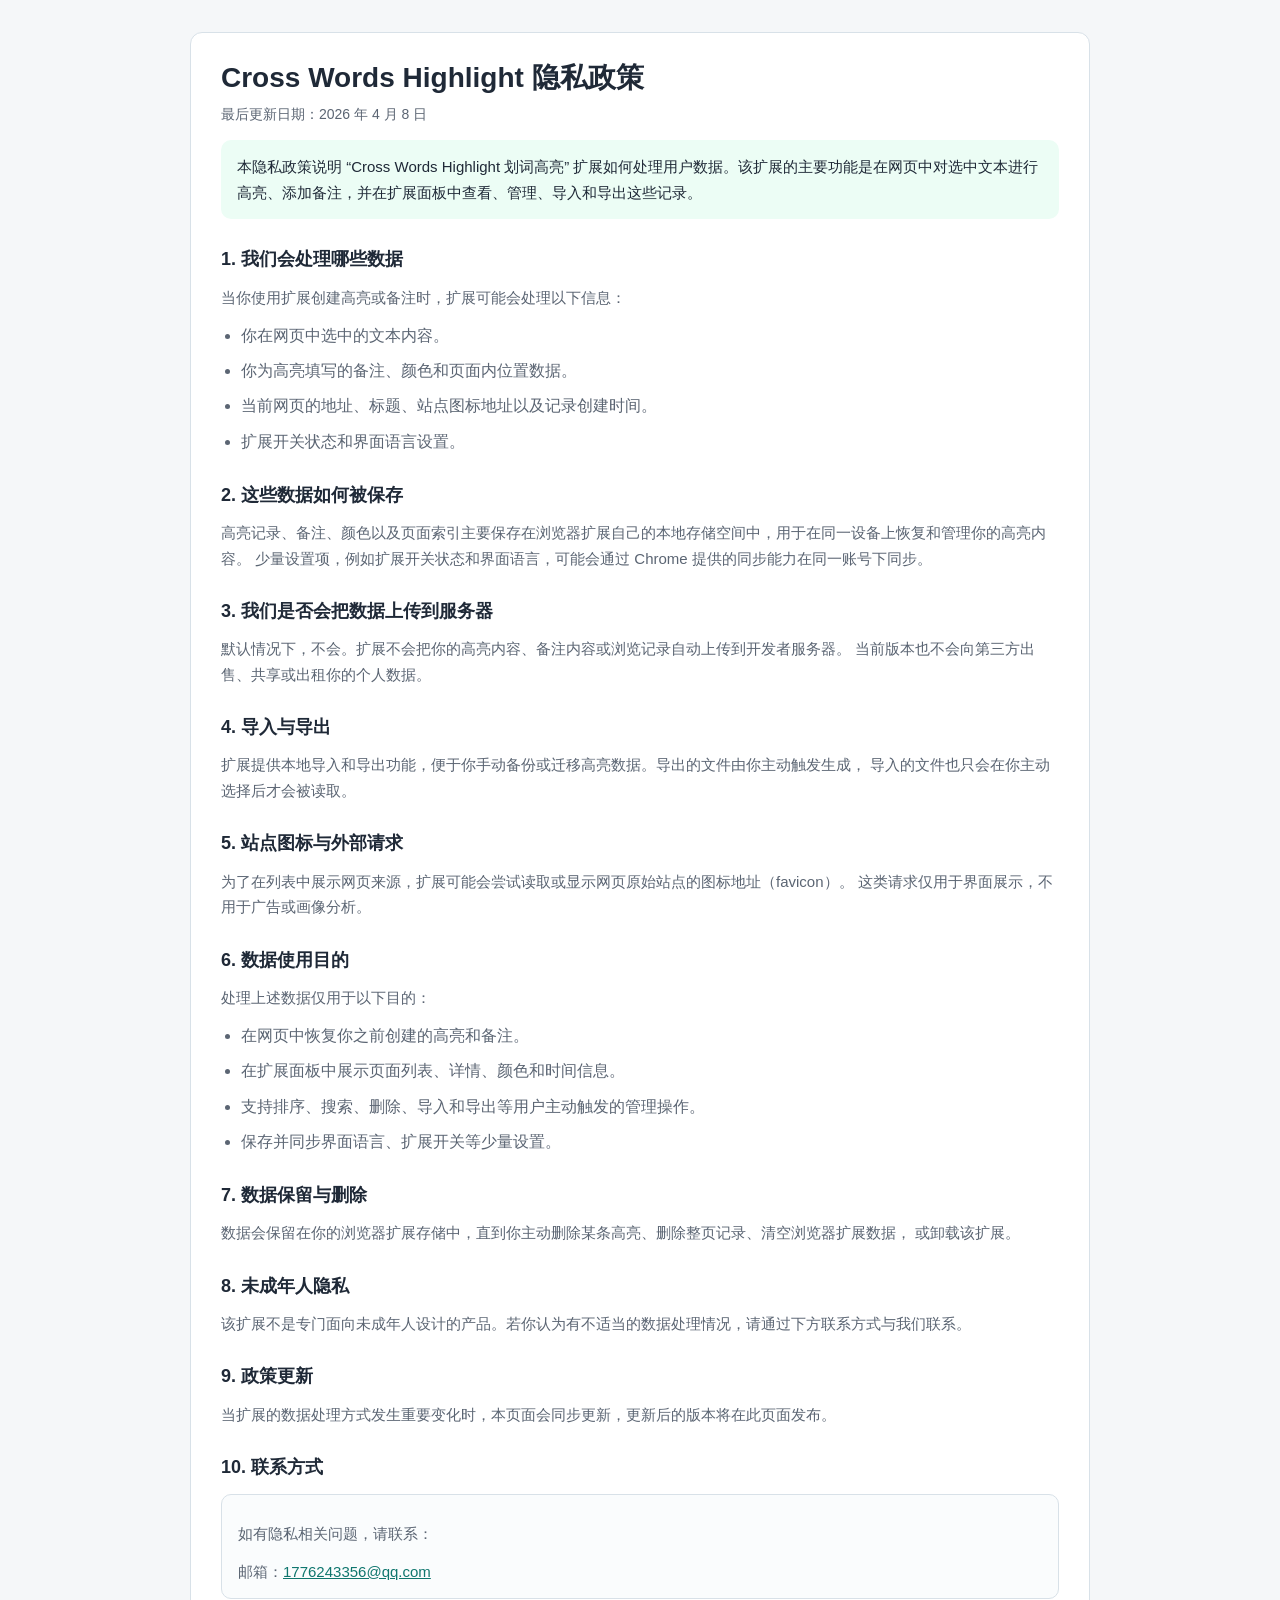
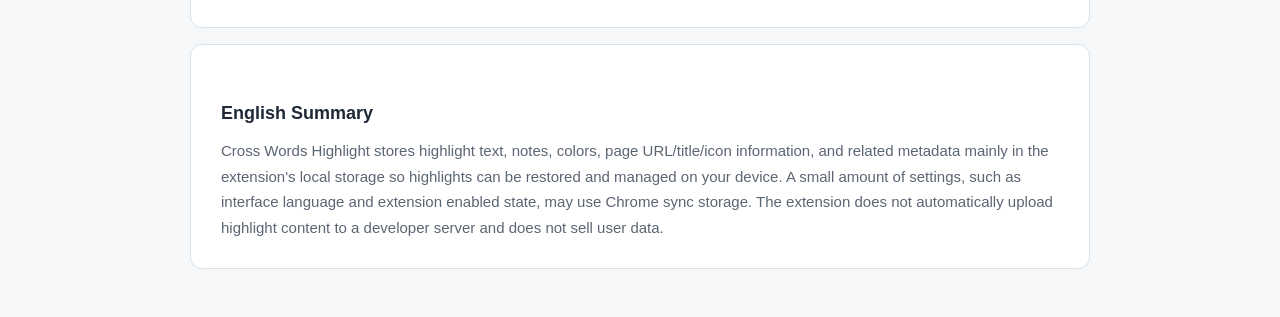
<file: docs/index.html>
<!DOCTYPE html>
<html lang="zh-CN">
<head>
    <meta charset="UTF-8">
    <meta name="viewport" content="width=device-width, initial-scale=1.0">
    <title>Cross Words Highlight 隐私政策</title>
    <style>
        :root {
            --page-bg: #f5f7f9;
            --card-bg: #ffffff;
            --text-main: #1f2937;
            --text-muted: #5b6573;
            --line: #d8e1e8;
            --accent: #0f766e;
            --accent-soft: #ecfdf5;
        }

        * {
            box-sizing: border-box;
        }

        body {
            margin: 0;
            background: var(--page-bg);
            color: var(--text-main);
            font-family: "PingFang SC", "Microsoft YaHei", sans-serif;
            line-height: 1.7;
        }

        .page {
            width: min(900px, calc(100vw - 32px));
            margin: 32px auto 48px;
        }

        .card {
            background: var(--card-bg);
            border: 1px solid var(--line);
            border-radius: 12px;
            padding: 28px 30px;
        }

        h1,
        h2 {
            margin: 0;
            color: var(--text-main);
        }

        h1 {
            font-size: 28px;
            line-height: 1.2;
        }

        h2 {
            margin-top: 28px;
            font-size: 18px;
            line-height: 1.4;
        }

        p {
            margin: 12px 0 0;
            color: var(--text-muted);
            font-size: 15px;
        }

        ul {
            margin: 12px 0 0;
            padding-left: 20px;
            color: var(--text-muted);
        }

        li + li {
            margin-top: 8px;
        }

        .intro {
            margin-top: 14px;
            padding: 14px 16px;
            border-radius: 10px;
            background: var(--accent-soft);
            color: var(--text-main);
        }

        .meta {
            margin-top: 8px;
            color: var(--text-muted);
            font-size: 14px;
        }

        .contact {
            margin-top: 14px;
            padding: 14px 16px;
            border: 1px solid var(--line);
            border-radius: 10px;
            background: #fafcfd;
        }

        a {
            color: var(--accent);
        }
    </style>
</head>
<body>
<main class="page">
    <section class="card">
        <h1>Cross Words Highlight 隐私政策</h1>
        <p class="meta">最后更新日期：2026 年 4 月 8 日</p>
        <p class="intro">
            本隐私政策说明 “Cross Words Highlight 划词高亮” 扩展如何处理用户数据。该扩展的主要功能是在网页中对选中文本进行高亮、添加备注，并在扩展面板中查看、管理、导入和导出这些记录。
        </p>

        <h2>1. 我们会处理哪些数据</h2>
        <p>当你使用扩展创建高亮或备注时，扩展可能会处理以下信息：</p>
        <ul>
            <li>你在网页中选中的文本内容。</li>
            <li>你为高亮填写的备注、颜色和页面内位置数据。</li>
            <li>当前网页的地址、标题、站点图标地址以及记录创建时间。</li>
            <li>扩展开关状态和界面语言设置。</li>
        </ul>

        <h2>2. 这些数据如何被保存</h2>
        <p>
            高亮记录、备注、颜色以及页面索引主要保存在浏览器扩展自己的本地存储空间中，用于在同一设备上恢复和管理你的高亮内容。
            少量设置项，例如扩展开关状态和界面语言，可能会通过 Chrome 提供的同步能力在同一账号下同步。
        </p>

        <h2>3. 我们是否会把数据上传到服务器</h2>
        <p>
            默认情况下，不会。扩展不会把你的高亮内容、备注内容或浏览记录自动上传到开发者服务器。
            当前版本也不会向第三方出售、共享或出租你的个人数据。
        </p>

        <h2>4. 导入与导出</h2>
        <p>
            扩展提供本地导入和导出功能，便于你手动备份或迁移高亮数据。导出的文件由你主动触发生成，
            导入的文件也只会在你主动选择后才会被读取。
        </p>

        <h2>5. 站点图标与外部请求</h2>
        <p>
            为了在列表中展示网页来源，扩展可能会尝试读取或显示网页原始站点的图标地址（favicon）。
            这类请求仅用于界面展示，不用于广告或画像分析。
        </p>

        <h2>6. 数据使用目的</h2>
        <p>处理上述数据仅用于以下目的：</p>
        <ul>
            <li>在网页中恢复你之前创建的高亮和备注。</li>
            <li>在扩展面板中展示页面列表、详情、颜色和时间信息。</li>
            <li>支持排序、搜索、删除、导入和导出等用户主动触发的管理操作。</li>
            <li>保存并同步界面语言、扩展开关等少量设置。</li>
        </ul>

        <h2>7. 数据保留与删除</h2>
        <p>
            数据会保留在你的浏览器扩展存储中，直到你主动删除某条高亮、删除整页记录、清空浏览器扩展数据，
            或卸载该扩展。
        </p>

        <h2>8. 未成年人隐私</h2>
        <p>
            该扩展不是专门面向未成年人设计的产品。若你认为有不适当的数据处理情况，请通过下方联系方式与我们联系。
        </p>

        <h2>9. 政策更新</h2>
        <p>
            当扩展的数据处理方式发生重要变化时，本页面会同步更新，更新后的版本将在此页面发布。
        </p>

        <h2>10. 联系方式</h2>
        <div class="contact">
            <p>如有隐私相关问题，请联系：</p>
            <p>邮箱：<a href="mailto:1776243356@qq.com">1776243356@qq.com</a></p>
        </div>
    </section>
    <section class="card" style="margin-top: 16px;">
        <h2>English Summary</h2>
        <p>
            Cross Words Highlight stores highlight text, notes, colors, page URL/title/icon information, and related metadata mainly in the extension's local storage so highlights can be restored and managed on your device. A small amount of settings, such as interface language and extension enabled state, may use Chrome sync storage. The extension does not automatically upload highlight content to a developer server and does not sell user data.
        </p>
    </section>
</main>
</body>
</html>
</file>
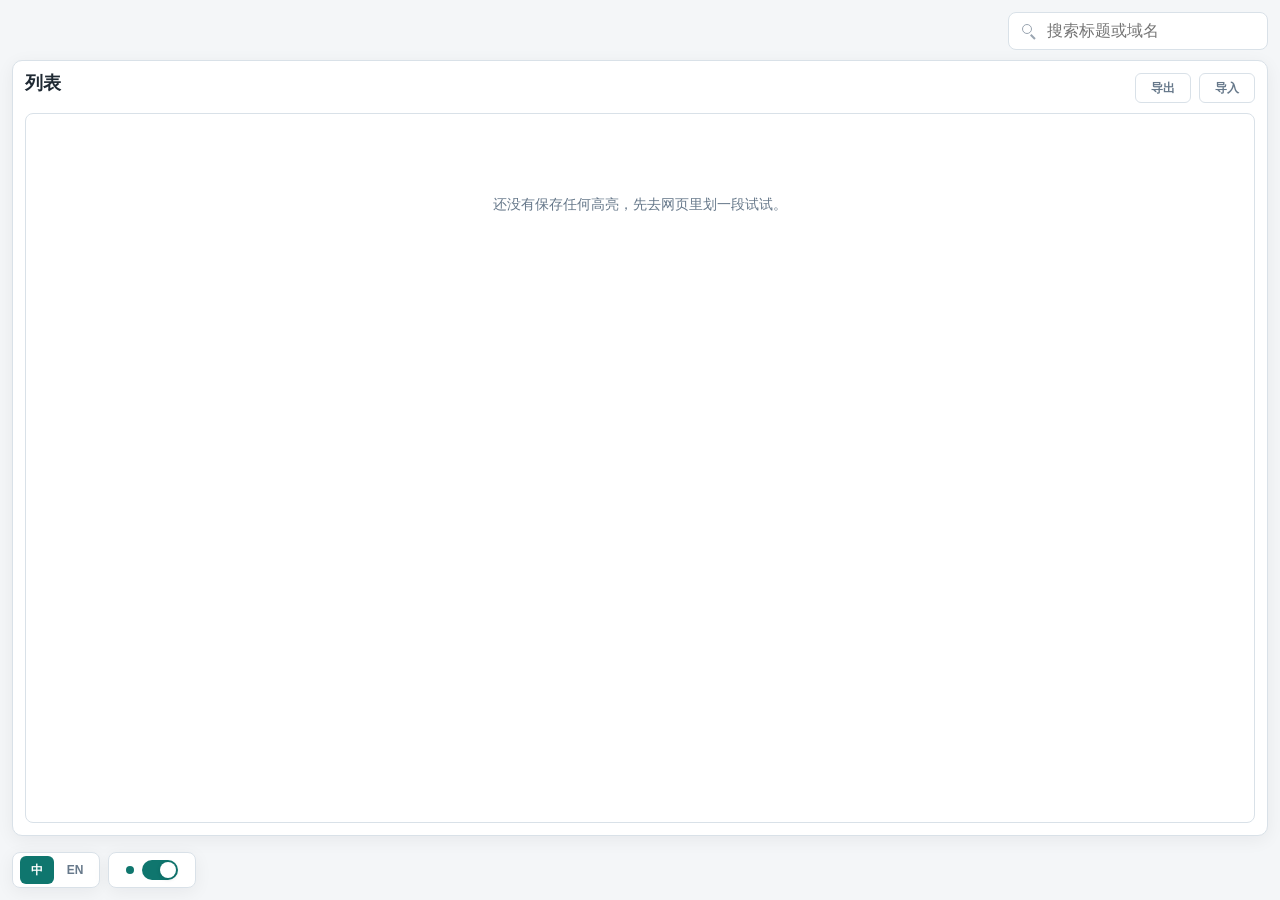
<file: config.html>
<!doctype html>
<html lang="zh-CN">
<head>
    <meta charset="UTF-8">
    <meta name="viewport"
          content="width=device-width, user-scalable=no, initial-scale=1.0, maximum-scale=1.0, minimum-scale=1.0">
    <meta http-equiv="X-UA-Compatible" content="ie=edge">
    <title>Cross Words Highlight</title>
    <link rel="stylesheet" href="theme/chrome/css/config-page.css">
    <script src="theme/chrome/js/config.js" defer></script>
</head>
<body>
<div id="app">
    <div class="config-shell">
        <header class="config-topbar" id="config-topbar">
            <div class="config-topbar-copy" id="page-title-wrap" hidden>
                <h1 class="config-topbar-title" id="page-title"></h1>
            </div>

            <label class="field-shell table-search" for="search-input">
                <span class="field-icon" aria-hidden="true"></span>
                <input id="search-input" class="field-input" type="search" autocomplete="off">
                <button id="search-clear" class="field-clear" type="button">×</button>
            </label>
        </header>

        <section class="panel-card panel-card-library">
            <div class="panel-card-header">
                <div>
                    <h2 class="panel-card-title" id="library-title"></h2>
                </div>

                <div class="header-actions" id="header-transfer-control">
                    <button type="button" class="header-action-button" data-role="export-button"></button>
                    <button type="button" class="header-action-button" data-role="import-button"></button>
                </div>
            </div>

            <div class="table-frame" id="table-frame">
                <table class="config-table" id="config-table">
                    <thead>
                    <tr>
                        <th class="col-source" id="source-header"></th>
                        <th class="col-readdate">
                            <button class="sort-button" id="saved-at-sort" type="button">
                                <span id="saved-at-label"></span>
                                <span class="sort-indicator" id="saved-at-sort-indicator"></span>
                            </button>
                        </th>
                        <th class="col-actions" id="actions-header"></th>
                    </tr>
                    </thead>
                    <tbody id="table-body"></tbody>
                </table>

                <div class="empty-state" id="table-empty"></div>
            </div>

            <div class="panel-card-footer" id="panel-footer">
                <div class="config-dock config-dock-inline" id="inline-dock">
                    <div class="dock-control dock-language" id="inline-language-control">
                        <button type="button" data-language="zh">中</button>
                        <button type="button" data-language="en">EN</button>
                    </div>

                    <label class="dock-control dock-switch" id="inline-switch-control">
                        <span class="dock-status-dot"></span>
                        <span class="switch-shell">
                            <input class="switch-input" type="checkbox" data-role="extension-switch">
                            <span class="switch-track">
                                <span class="switch-thumb"></span>
                            </span>
                        </span>
                    </label>
                </div>

                <div class="pagination-group" id="pagination-group">
                    <span class="pagination-total" id="pagination-total"></span>

                    <label class="page-size-box" for="page-size-select">
                        <select class="page-size-select" id="page-size-select"></select>
                    </label>

                    <div class="pagination-nav">
                        <button class="pagination-arrow" id="prev-page-button" type="button">‹</button>
                        <div class="page-number-list" id="page-number-list"></div>
                        <button class="pagination-arrow" id="next-page-button" type="button">›</button>
                    </div>

                    <form class="pagination-jumper" id="pagination-jumper-form">
                        <span id="pagination-jumper-prefix"></span>
                        <input class="pagination-jumper-input" id="pagination-jumper-input" type="number" min="1" step="1">
                        <span id="pagination-jumper-suffix"></span>
                    </form>
                </div>
            </div>
        </section>

        <div class="config-dock" id="page-dock">
            <div class="dock-control dock-language" id="page-language-control">
                <button type="button" data-language="zh">中</button>
                <button type="button" data-language="en">EN</button>
            </div>

            <label class="dock-control dock-switch" id="page-switch-control">
                <span class="dock-status-dot"></span>
                <span class="switch-shell">
                    <input class="switch-input" type="checkbox" data-role="extension-switch">
                    <span class="switch-track">
                        <span class="switch-thumb"></span>
                    </span>
                </span>
            </label>
        </div>
    </div>

    <input id="import-file-input" type="file" accept="application/json,.json" hidden>
    <div class="detail-modal" id="detail-modal" hidden>
        <div class="detail-dialog" role="dialog" aria-modal="true" aria-labelledby="detail-dialog-title">
            <button class="dialog-close" id="detail-close-icon" type="button" aria-label="Close">×</button>

            <div class="detail-header">
                <h2 class="detail-dialog-title" id="detail-dialog-title"></h2>
                <p class="detail-dialog-link" id="detail-dialog-link"></p>
            </div>

            <div class="detail-toolbar">
                <label class="field-shell detail-search" for="detail-search-input">
                    <span class="field-icon" aria-hidden="true"></span>
                    <input id="detail-search-input" class="field-input" type="search" autocomplete="off">
                    <button id="detail-search-clear" class="field-clear" type="button">×</button>
                </label>
            </div>

            <div class="detail-table-frame" id="detail-table-frame">
                <table class="detail-table">
                    <thead>
                    <tr>
                        <th class="detail-col-excerpt" id="detail-excerpt-header"></th>
                        <th class="detail-col-note" id="detail-note-header"></th>
                        <th class="detail-col-color" id="detail-color-header"></th>
                        <th class="detail-col-actions" id="detail-actions-header"></th>
                    </tr>
                    </thead>
                    <tbody id="detail-table-body"></tbody>
                </table>

                <div class="empty-state" id="detail-empty"></div>
            </div>

            <div class="dialog-footer">
                <button class="secondary-button" id="detail-close-button" type="button"></button>
            </div>
        </div>
    </div>

    <div class="toast-stack" id="toast-stack"></div>
</div>
</body>
</html>
</file>
<file: theme/chrome/css/config-page.css>
:root {
    --config-bg: #f4f6f8;
    --config-surface: #ffffff;
    --config-border: #d9e1e8;
    --config-border-strong: #c7d2dc;
    --config-text: #1f2933;
    --config-muted: #66788a;
    --config-primary: #0f766e;
    --config-primary-soft: #dff3f0;
    --config-danger: #c2410c;
    --config-danger-soft: #fff1eb;
    --config-shadow: 0 4px 18px rgba(15, 23, 42, 0.06);
}

html,
body {
    height: 100%;
    min-height: 100%;
}

[hidden] {
    display: none !important;
}

body {
    margin: 0;
    padding: 12px;
    box-sizing: border-box;
    overflow: hidden;
    background: var(--config-bg);
    color: var(--config-text);
    font-family: "Segoe UI", "PingFang SC", "Microsoft YaHei", sans-serif;
}

body.modal-open {
    overflow: hidden;
}

#app {
    height: 100%;
}

html.page-popup,
body.page-popup {
    width: 800px;
    min-width: 800px;
    max-width: 800px;
    height: 580px;
    min-height: 580px;
    max-height: 580px;
    overflow-x: hidden;
}

body.page-popup {
    padding: 10px;
}

html.page-options,
body.page-options {
    min-width: 960px;
}

.config-shell {
    max-width: 1320px;
    height: calc(100vh - 24px);
    margin: 0 auto;
    display: flex;
    flex-direction: column;
    gap: 10px;
    padding-bottom: 52px;
    box-sizing: border-box;
}

body.page-popup .config-shell {
    width: 100%;
    max-width: none;
    height: calc(100vh - 20px);
    padding-bottom: 0;
}

.config-topbar {
    display: flex;
    align-items: flex-end;
    justify-content: space-between;
    gap: 12px;
}

.config-topbar.is-compact {
    justify-content: flex-end;
}

.config-topbar-copy {
    min-width: 0;
}

.config-topbar-title {
    margin: 0;
    font-size: 28px;
    line-height: 1.1;
    font-weight: 700;
}

.field-shell {
    position: relative;
    display: flex;
    align-items: center;
    min-height: 38px;
    border: 1px solid var(--config-border);
    border-radius: 8px;
    background: #ffffff;
    box-sizing: border-box;
}

.field-shell:focus-within {
    border-color: var(--config-primary);
}

.table-search {
    width: 260px;
    flex: 0 0 auto;
}

.detail-search {
    width: 220px;
}

.field-icon {
    position: relative;
    flex: 0 0 auto;
    width: 16px;
    height: 16px;
    margin-left: 12px;
}

.field-icon::before,
.field-icon::after {
    content: "";
    position: absolute;
    box-sizing: border-box;
}

.field-icon::before {
    top: 1px;
    left: 1px;
    width: 10px;
    height: 10px;
    border: 1.6px solid #9aa5b1;
    border-radius: 999px;
}

.field-icon::after {
    right: 1px;
    bottom: 1px;
    width: 6px;
    height: 1.6px;
    background: #9aa5b1;
    transform: rotate(45deg);
    transform-origin: center;
}

.field-input {
    width: 100%;
    min-width: 0;
    height: 36px;
    padding: 0 10px;
    border: 0;
    background: transparent;
    color: var(--config-text);
    font: inherit;
    outline: 0;
}

.field-input::-webkit-search-cancel-button {
    display: none;
}

.field-clear {
    flex: 0 0 auto;
    width: 22px;
    height: 22px;
    margin-right: 10px;
    border: 0;
    border-radius: 999px;
    background: transparent;
    color: #9aa5b1;
    font-size: 16px;
    line-height: 1;
    cursor: pointer;
}

.field-clear:hover {
    color: var(--config-text);
}

.panel-card {
    border: 1px solid var(--config-border);
    border-radius: 10px;
    background: var(--config-surface);
    box-shadow: var(--config-shadow);
}

.panel-card-library {
    flex: 1 1 auto;
    min-height: 0;
    display: flex;
    flex-direction: column;
    padding: 12px;
    box-sizing: border-box;
}

.panel-card-header {
    display: flex;
    align-items: flex-start;
    justify-content: space-between;
    gap: 12px;
    margin-bottom: 10px;
}

.panel-card-title {
    margin: 0;
    font-size: 18px;
    line-height: 1.2;
    font-weight: 700;
}

.header-actions {
    display: inline-flex;
    align-items: center;
    gap: 8px;
    flex: 0 0 auto;
}

.header-action-button {
    appearance: none;
    display: inline-flex;
    align-items: center;
    justify-content: center;
    min-width: 56px;
    height: 30px;
    padding: 0 12px;
    border: 1px solid var(--config-border);
    border-radius: 6px;
    background: #ffffff;
    color: var(--config-muted);
    font: inherit;
    font-size: 12px;
    font-weight: 700;
    line-height: 1;
    cursor: pointer;
}

.header-action-button:hover {
    border-color: var(--config-primary);
    color: var(--config-primary);
}

.table-frame,
.detail-table-frame {
    position: relative;
    flex: 1 1 auto;
    min-height: 0;
    overflow: auto;
    border: 1px solid var(--config-border);
    border-radius: 8px;
    background: #ffffff;
}

.detail-table-frame {
    max-height: 520px;
}

body.page-popup .detail-table-frame {
    max-height: 420px;
}

.table-frame.is-empty .config-table,
.detail-table-frame.is-empty .detail-table {
    display: none;
}

.empty-state {
    display: none;
    align-items: center;
    justify-content: center;
    min-height: 180px;
    padding: 24px;
    box-sizing: border-box;
    color: var(--config-muted);
    font-size: 14px;
    line-height: 1.6;
    text-align: center;
}

.table-frame.is-empty .empty-state,
.detail-table-frame.is-empty .empty-state {
    display: flex;
}

.config-table,
.detail-table {
    width: 100%;
    border-collapse: separate;
    border-spacing: 0;
    table-layout: fixed;
}

.config-table thead th,
.detail-table thead th {
    position: sticky;
    top: 0;
    z-index: 1;
    padding: 14px 10px;
    background: #f8fafb;
    color: var(--config-muted);
    font-size: 12px;
    font-weight: 700;
    letter-spacing: 0.04em;
    text-align: left;
    border-bottom: 1px solid var(--config-border);
}

.config-table tbody td,
.detail-table tbody td {
    padding: 10px;
    border-bottom: 1px solid #eef2f5;
    vertical-align: middle;
}

.config-table tbody tr:nth-child(even) td,
.detail-table tbody tr:nth-child(even) td {
    background: #fbfcfd;
}

.config-table tbody tr:hover td,
.detail-table tbody tr:hover td {
    background: #f5f8fa;
}

.col-source {
    width: auto;
}

.col-readdate {
    width: 124px;
}

.col-actions {
    width: 138px;
    text-align: left;
}

body.page-options .col-readdate {
    width: 180px;
}

body.page-options .col-actions {
    width: 210px;
}

.source-cell {
    display: flex;
    align-items: center;
    gap: 8px;
}

.source-avatar {
    position: relative;
    flex: 0 0 auto;
    width: 34px;
    height: 34px;
    border-radius: 6px;
    background: #eef2f5;
    color: var(--config-text);
    font-weight: 700;
    overflow: hidden;
}

body.page-options .source-avatar {
    width: 40px;
    height: 40px;
}

.source-avatar-image,
.source-avatar-fallback {
    position: absolute;
    inset: 0;
}

.source-avatar-image {
    width: 100%;
    height: 100%;
    object-fit: cover;
    display: none;
}

.source-avatar.has-image .source-avatar-image {
    display: block;
}

/**
 * 站点图标加载成功后，要把字母兜底完全隐藏。
 * 不然真实 favicon 和首字母会叠在一起，看起来就像图标中间多了一个字母。
 */
.source-avatar.has-image .source-avatar-fallback {
    display: none;
}

.source-avatar-fallback {
    display: flex;
    align-items: center;
    justify-content: center;
    font-size: 16px;
}

.source-copy {
    min-width: 0;
    flex: 1 1 auto;
}

.source-title {
    color: var(--config-text);
    font-size: 13px;
    font-weight: 600;
    line-height: 1.35;
    display: -webkit-box;
    overflow: hidden;
    -webkit-line-clamp: 2;
    -webkit-box-orient: vertical;
    overflow-wrap: anywhere;
    word-break: break-word;
}

body.page-options .source-title {
    font-size: 14px;
    line-height: 1.4;
}

.source-meta-line {
    display: flex;
    align-items: center;
    flex-wrap: wrap;
    gap: 6px;
    margin-top: 4px;
    min-width: 0;
}

.source-host,
.source-meta-chip {
    color: var(--config-muted);
    font-size: 11px;
    line-height: 1.35;
}

body.page-options .source-host,
body.page-options .source-meta-chip {
    font-size: 12px;
}

.source-meta-group {
    display: inline-flex;
    align-items: center;
    gap: 8px;
    margin-left: 28px;
    white-space: nowrap;
}

.timestamp-text {
    color: var(--config-text);
    font-size: 11px;
    font-variant-numeric: tabular-nums;
}

body.page-options .timestamp-text {
    font-size: 12px;
}

.sort-button {
    display: inline-flex;
    align-items: center;
    gap: 4px;
    padding: 0;
    border: 0;
    background: transparent;
    color: inherit;
    font: inherit;
    cursor: pointer;
}

.sort-indicator::before {
    content: "↕";
    font-size: 11px;
    color: #9aa5b1;
}

.sort-button.is-ascending .sort-indicator::before {
    content: "↑";
    color: var(--config-primary);
}

.sort-button.is-descending .sort-indicator::before {
    content: "↓";
    color: var(--config-primary);
}

.action-group {
    display: flex;
    align-items: center;
    justify-content: flex-start;
    gap: 8px;
    white-space: nowrap;
}

.action-button {
    padding: 0;
    border: 0;
    background: transparent;
    color: var(--config-primary);
    font: inherit;
    font-size: 12px;
    font-weight: 600;
    cursor: pointer;
}

.action-button.is-danger {
    color: var(--config-danger);
}

.panel-card-footer {
    flex: 0 0 auto;
    display: flex;
    align-items: center;
    justify-content: flex-end;
    gap: 12px;
    min-height: 34px;
    margin-top: 6px;
    padding-top: 6px;
    box-sizing: border-box;
}

.pagination-group {
    display: flex;
    align-items: center;
    gap: 12px;
    min-height: 32px;
    margin-left: auto;
}

.pagination-total,
.pagination-jumper,
.page-ellipsis {
    color: var(--config-muted);
    font-size: 12px;
    line-height: 32px;
}

.page-size-box {
    display: inline-flex;
    align-items: center;
    height: 32px;
    border: 1px solid var(--config-border);
    border-radius: 6px;
    background: #ffffff;
    overflow: hidden;
}

.page-size-select,
.pagination-jumper-input {
    height: 32px;
    border: 0;
    background: transparent;
    color: var(--config-text);
    font: inherit;
    font-size: 12px;
    outline: 0;
}

.page-size-select {
    min-width: 100px;
    padding: 0 28px 0 12px;
}

.pagination-nav {
    display: flex;
    align-items: center;
    gap: 4px;
}

.pagination-arrow,
.page-number-button {
    min-width: 32px;
    height: 32px;
    padding: 0 8px;
    border: 0;
    border-radius: 6px;
    background: transparent;
    color: var(--config-muted);
    font: inherit;
    font-size: 12px;
    line-height: 32px;
    cursor: pointer;
}

.page-number-button.is-active {
    color: var(--config-primary);
    font-weight: 700;
}

.pagination-arrow:disabled {
    cursor: default;
    opacity: 0.35;
}

.pagination-jumper {
    display: inline-flex;
    align-items: center;
    gap: 6px;
}

.pagination-jumper-input {
    width: 54px;
    padding: 0 8px;
    border: 1px solid var(--config-border);
    border-radius: 6px;
    background: #ffffff;
}

.config-dock {
    position: fixed;
    left: 12px;
    bottom: 12px;
    z-index: 20;
    display: flex;
    align-items: center;
    gap: 8px;
}

.config-dock-inline {
    position: static;
    left: auto;
    bottom: auto;
    z-index: auto;
}

.dock-control {
    display: inline-flex;
    align-items: center;
    justify-content: center;
    gap: 6px;
    min-width: 88px;
    width: 88px;
    height: 36px;
    padding: 3px 8px;
    border: 1px solid var(--config-border);
    border-radius: 8px;
    background: #ffffff;
    box-shadow: var(--config-shadow);
    box-sizing: border-box;
}

.dock-language {
    gap: 4px;
}

.dock-language button {
    appearance: none;
    display: inline-flex;
    align-items: center;
    justify-content: center;
    width: 34px;
    min-width: 34px;
    height: 28px;
    border: 0;
    border-radius: 6px;
    background: transparent;
    color: var(--config-muted);
    font: inherit;
    font-size: 12px;
    font-weight: 700;
    line-height: 1;
    cursor: pointer;
}

.dock-language button.is-active {
    background: var(--config-primary);
    color: #ffffff;
}

.dock-switch {
    gap: 8px;
}

.dock-status-dot {
    width: 8px;
    height: 8px;
    border-radius: 999px;
    background: #cbd5e1;
}

.dock-status-dot.is-active {
    background: var(--config-primary);
}

.switch-shell {
    position: relative;
    display: inline-flex;
    align-items: center;
    cursor: pointer;
}

.switch-input {
    position: absolute;
    opacity: 0;
    pointer-events: none;
}

.switch-track {
    position: relative;
    display: inline-flex;
    align-items: center;
    width: 36px;
    height: 20px;
    border-radius: 999px;
    background: #d1dae3;
    transition: background-color 0.16s ease;
    cursor: pointer;
}

.switch-thumb {
    position: absolute;
    top: 2px;
    left: 2px;
    width: 16px;
    height: 16px;
    border-radius: 999px;
    background: #ffffff;
    box-shadow: 0 1px 4px rgba(15, 23, 42, 0.16);
    transition: transform 0.16s ease;
}

.switch-input:checked + .switch-track {
    background: var(--config-primary);
}

.switch-input:checked + .switch-track .switch-thumb {
    transform: translateX(16px);
}

.detail-modal {
    position: fixed;
    inset: 0;
    z-index: 50;
    display: flex;
    align-items: flex-start;
    justify-content: center;
    padding: 5vh 16px 16px;
    box-sizing: border-box;
    background: rgba(15, 23, 42, 0.34);
}

.detail-dialog {
    width: min(92vw, 1080px);
    max-height: calc(100vh - 64px);
    display: flex;
    flex-direction: column;
    gap: 12px;
    padding: 16px 18px 18px;
    border-radius: 10px;
    background: #ffffff;
    box-shadow: 0 12px 32px rgba(15, 23, 42, 0.12);
    box-sizing: border-box;
}

body.page-popup .detail-dialog {
    width: min(96vw, 760px);
}

.dialog-close {
    align-self: flex-end;
    width: 28px;
    height: 28px;
    margin: -4px -4px -8px 0;
    border: 0;
    background: transparent;
    color: #7b8794;
    font-size: 22px;
    line-height: 1;
    cursor: pointer;
}

.detail-header {
    min-width: 0;
}

.detail-dialog-title {
    margin: 0 0 4px;
    color: var(--config-text);
    font-size: 18px;
    line-height: 1.2;
    font-weight: 700;
}

.detail-dialog-link {
    margin: 0;
    color: var(--config-muted);
    font-size: 12px;
    line-height: 1.45;
    overflow: hidden;
    white-space: nowrap;
    text-overflow: ellipsis;
}

.detail-toolbar {
    display: flex;
    align-items: center;
    justify-content: flex-end;
    gap: 12px;
}

.detail-col-excerpt {
    width: auto;
}

.detail-col-note {
    width: 220px;
}

.detail-col-color {
    width: 70px;
    text-align: center;
}

.detail-col-actions {
    width: 78px;
    text-align: left;
}

.detail-table .detail-col-actions .action-button {
    display: inline-flex;
    align-items: center;
    justify-content: flex-start;
}

body.page-popup .detail-col-note {
    width: 150px;
}

body.page-popup .detail-col-color {
    width: 52px;
}

.detail-excerpt {
    display: inline-flex;
    align-items: center;
    width: 100%;
    padding: 0;
    border: 0;
    background: transparent;
    color: var(--config-text);
    font: inherit;
    font-size: 13px;
    line-height: 1.55;
    text-align: left;
    cursor: pointer;
}

.detail-text-clamp,
.detail-comment-view {
    display: -webkit-box;
    width: 100%;
    overflow: hidden;
    -webkit-box-orient: vertical;
    -webkit-line-clamp: 2;
    line-clamp: 2;
    white-space: normal;
    word-break: break-word;
    text-overflow: ellipsis;
}

.detail-comment-cell {
    display: flex;
    align-items: center;
    width: 100%;
    min-height: 34px;
    cursor: text;
}

.detail-comment-view {
    color: var(--config-text);
    font-size: 13px;
    line-height: 1.55;
    text-align: left;
}

.detail-comment-view.is-empty {
    color: var(--config-muted);
}

.detail-comment-editor-textarea {
    width: 100%;
    min-height: 58px;
    padding: 6px 8px;
    border: 1px solid var(--config-border);
    border-radius: 6px;
    background: #ffffff;
    color: var(--config-text);
    font: inherit;
    font-size: 13px;
    line-height: 1.45;
    resize: vertical;
    outline: 0;
    box-sizing: border-box;
}

.detail-comment-editor-textarea:focus {
    border-color: var(--config-primary);
}

.detail-color-chip {
    display: inline-flex;
    align-items: center;
    justify-content: center;
    width: 100%;
}

/**
 * 颜色列只放一个小色块。
 * 这里把表头和内容都按同一条中线对齐，避免表头左对齐、
 * 内容居中时看起来整列发飘。
 */
.detail-table thead .detail-col-color,
.detail-table tbody .detail-col-color {
    padding-left: 6px;
    padding-right: 6px;
    text-align: center;
}

.detail-color-dot {
    width: 16px;
    height: 16px;
    border-radius: 4px;
    border: 1px solid rgba(15, 23, 42, 0.08);
}

body.page-popup .detail-color-dot {
    width: 14px;
    height: 14px;
}

.dialog-footer {
    display: flex;
    justify-content: flex-end;
}

.secondary-button {
    min-width: 80px;
    height: 36px;
    padding: 0 14px;
    border: 1px solid var(--config-border);
    border-radius: 6px;
    background: #ffffff;
    color: var(--config-text);
    font: inherit;
    font-size: 13px;
    font-weight: 600;
    cursor: pointer;
}

.toast-stack {
    position: fixed;
    right: 16px;
    bottom: 16px;
    z-index: 70;
    display: flex;
    flex-direction: column;
    gap: 8px;
}

.toast-item {
    min-width: 180px;
    max-width: 300px;
    padding: 10px 12px;
    border-radius: 8px;
    background: var(--config-primary);
    color: #ffffff;
    font-size: 13px;
    line-height: 1.5;
    box-shadow: 0 10px 24px rgba(15, 23, 42, 0.18);
    opacity: 0;
    transform: translateY(8px);
    transition: opacity 0.16s ease, transform 0.16s ease;
}

.toast-item.is-error {
    background: var(--config-danger);
}

.toast-item.is-visible {
    opacity: 1;
    transform: translateY(0);
}

@media (max-width: 900px) {
    body {
        padding: 10px;
    }

    .config-shell {
        height: calc(100vh - 20px);
        padding-bottom: 50px;
    }

    .config-topbar {
        flex-direction: column;
        align-items: stretch;
    }

    .table-search,
    .detail-search {
        width: 100%;
    }
}

@media (prefers-reduced-motion: reduce) {
    .switch-track,
    .switch-thumb,
    .toast-item {
        transition: none;
    }
}
</file>
